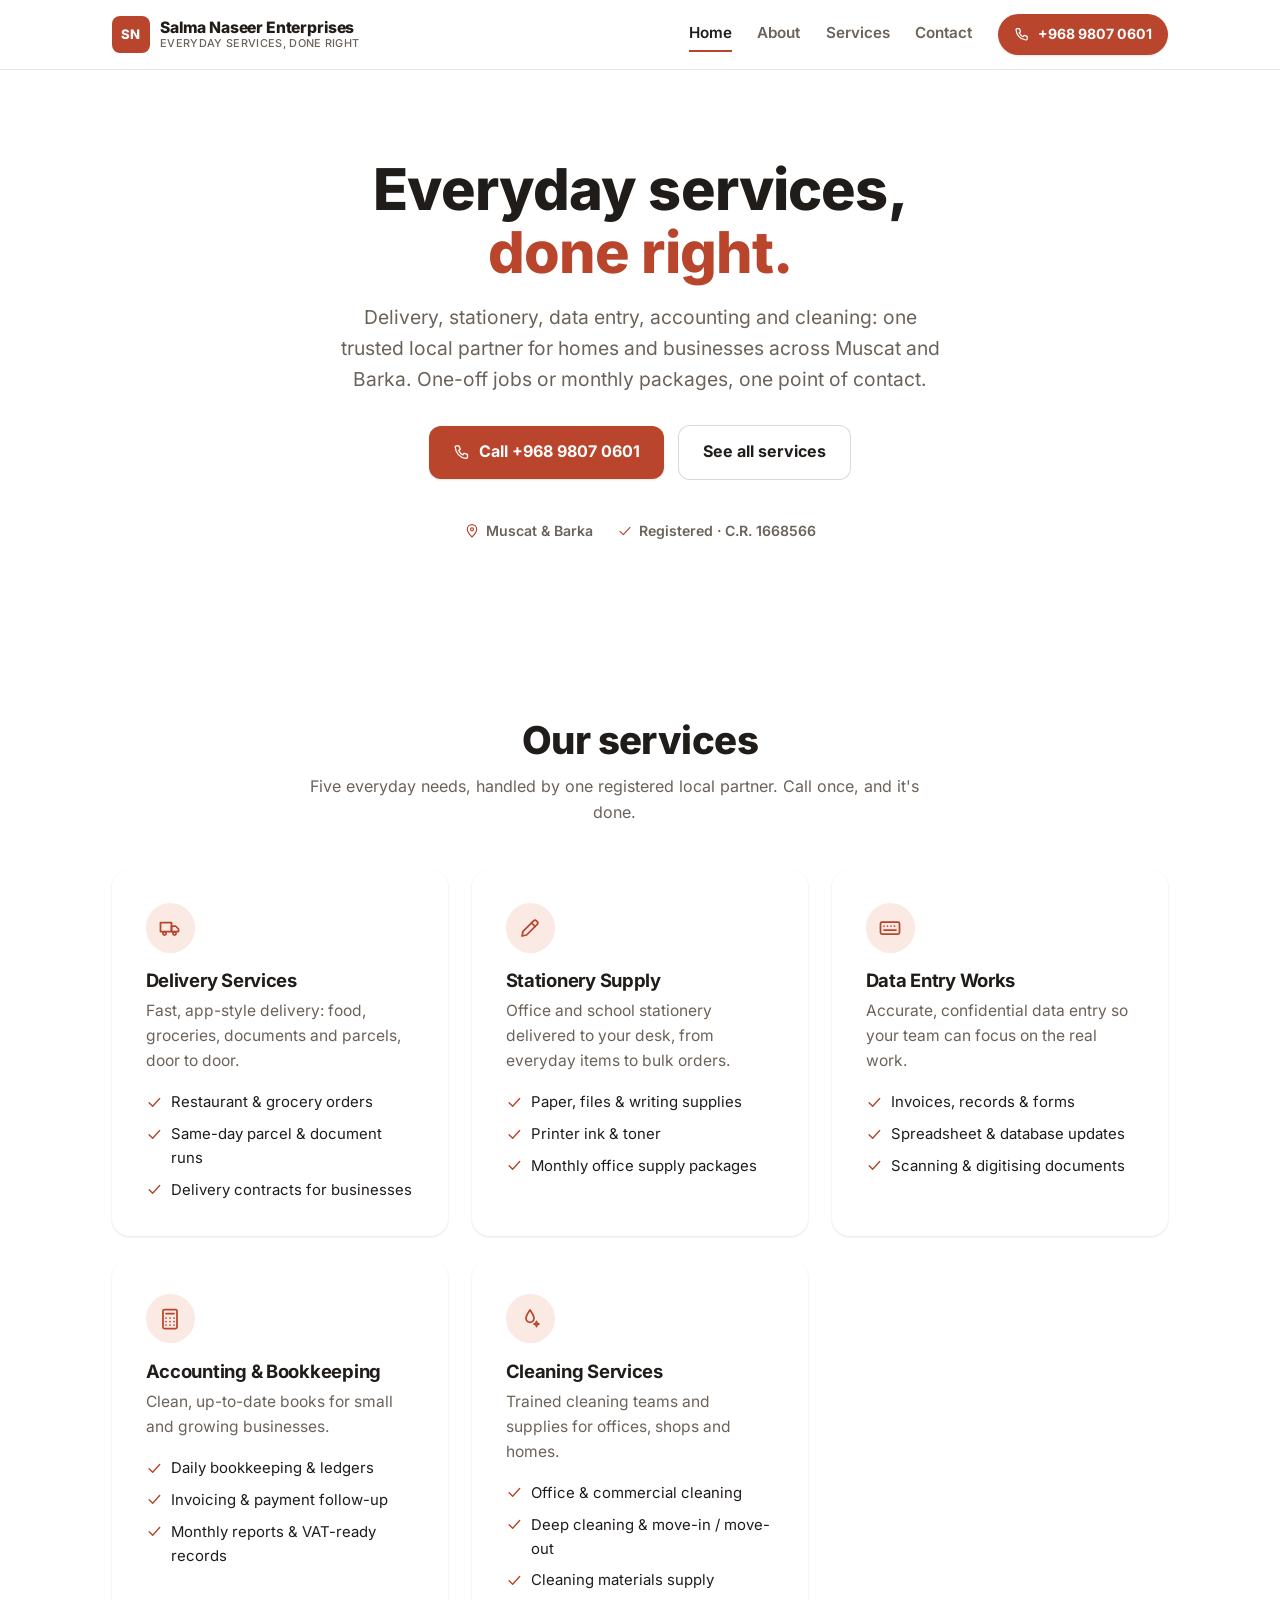
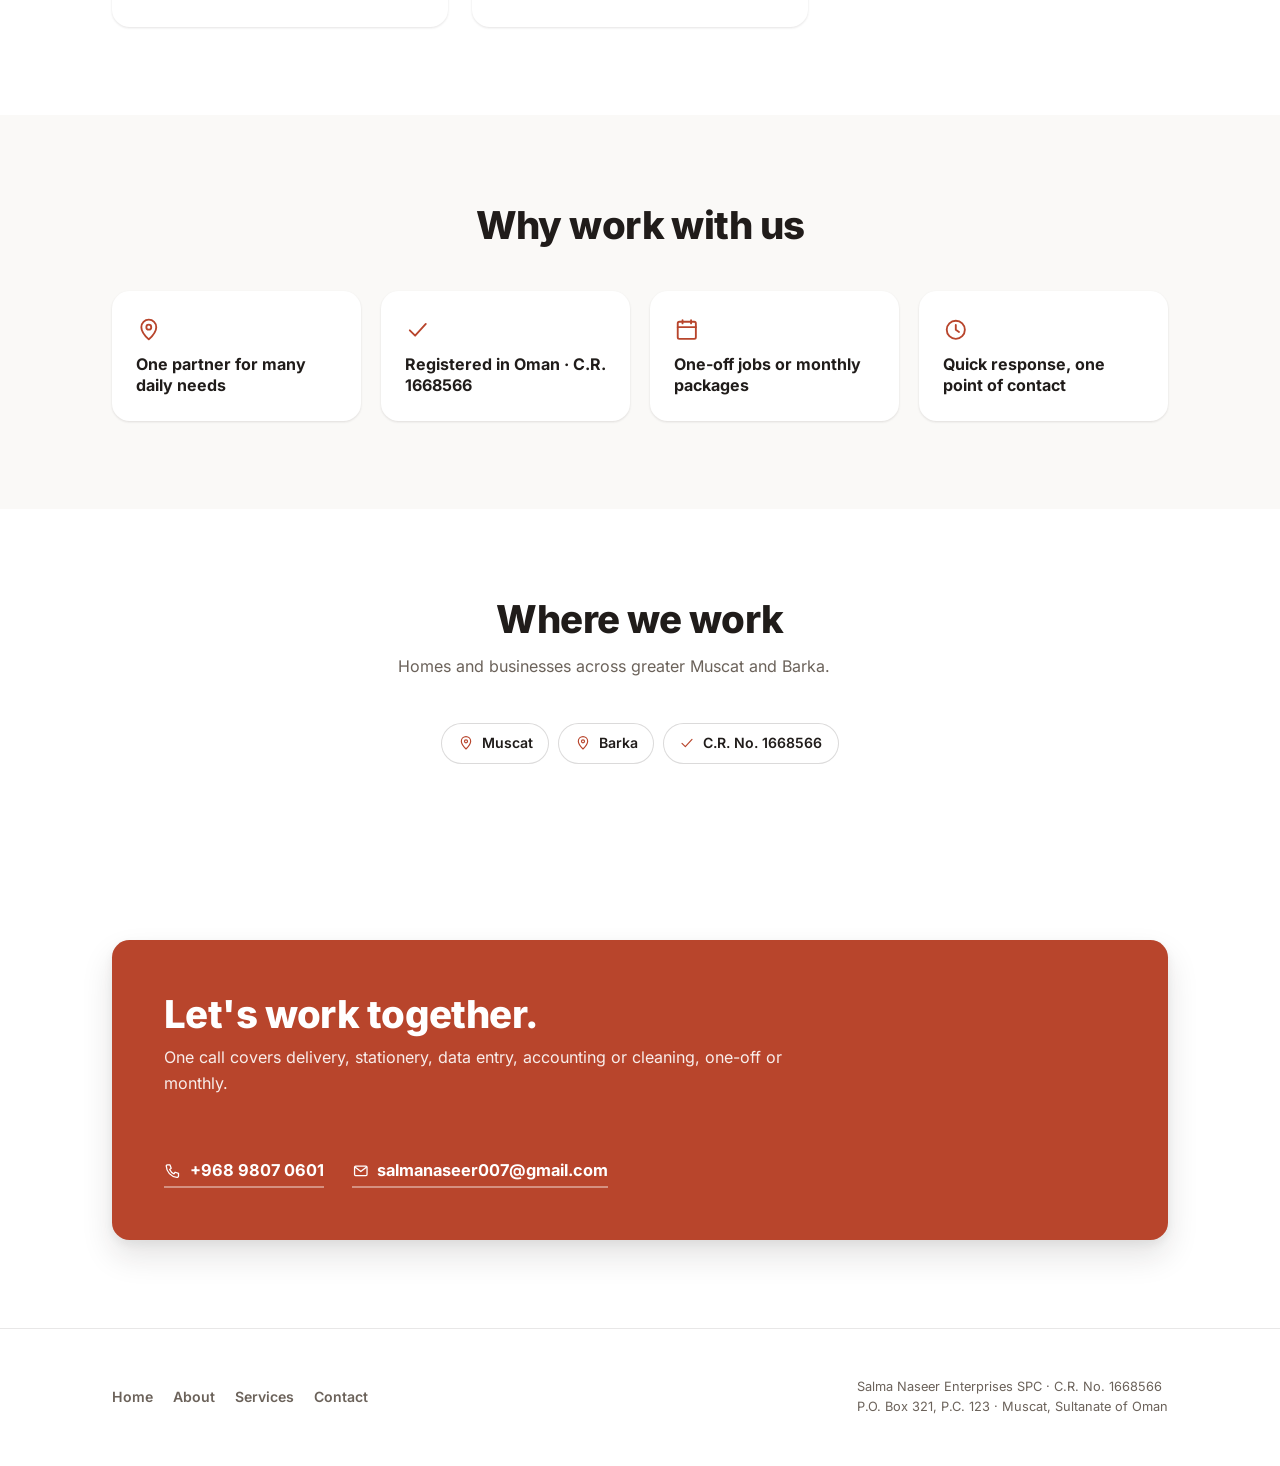
<file: index.html>
<!doctype html>
<html lang="en">
<head>
<meta charset="utf-8">
<meta name="viewport" content="width=device-width, initial-scale=1">
<title>Salma Naseer Enterprises | Everyday services, done right</title>
<meta name="description" content="Delivery, stationery, data entry, accounting and cleaning: one trusted local partner for homes and businesses across Muscat and Barka, Oman.">
<link rel="stylesheet" href="styles.css">
</head>
<body>

<header class="site-header">
  <div class="wrap site-header__bar">
    <a href="index.html" class="brand">
      <span class="brand__mark"><span>SN</span></span>
      <span class="brand__name">Salma Naseer Enterprises<small>Everyday services, done right</small></span>
    </a>
    <div class="site-nav" id="siteNav">
      <nav class="site-nav__links">
        <a href="index.html" aria-current="page">Home</a>
        <a href="about.html">About</a>
        <a href="services.html">Services</a>
        <a href="contact.html">Contact</a>
      </nav>
      <a class="call-badge" href="tel:+96898070601">
        <svg viewBox="0 0 24 24" fill="none" stroke="currentColor" stroke-width="1.75" stroke-linecap="round" stroke-linejoin="round"><path d="M5 4h3.2l1.6 4.6-2.1 1.6a12 12 0 0 0 5.9 5.9l1.6-2.1 4.6 1.6V19a2 2 0 0 1-2.2 2A16.5 16.5 0 0 1 3 5.2 2 2 0 0 1 5 4Z"/></svg>
        <span>+968 9807 0601</span>
      </a>
      <button class="nav-toggle" type="button" aria-expanded="false" aria-controls="siteNav" aria-label="Toggle navigation menu">
        <svg viewBox="0 0 24 24" fill="none" stroke="currentColor" stroke-width="1.75" stroke-linecap="round"><path d="M3.5 6.5h17M3.5 12h17M3.5 17.5h17"/></svg>
      </button>
    </div>
  </div>
</header>

<main>

  <section class="hero">
    <div class="wrap hero__inner">
      <h1 class="hero__title">Everyday services, <em>done right.</em></h1>
      <p class="lede hero__lede">Delivery, stationery, data entry, accounting and cleaning: one trusted local partner for homes and businesses across Muscat and Barka. One-off jobs or monthly packages, one point of contact.</p>
      <div class="cta-row cta-row--center">
        <a class="btn btn--primary" href="tel:+96898070601">
          <svg viewBox="0 0 24 24" fill="none" stroke="currentColor" stroke-width="1.75" stroke-linecap="round" stroke-linejoin="round"><path d="M5 4h3.2l1.6 4.6-2.1 1.6a12 12 0 0 0 5.9 5.9l1.6-2.1 4.6 1.6V19a2 2 0 0 1-2.2 2A16.5 16.5 0 0 1 3 5.2 2 2 0 0 1 5 4Z"/></svg>
          Call +968 9807 0601
        </a>
        <a class="btn btn--ghost" href="services.html">See all services</a>
      </div>
      <div class="trust-row">
        <span><svg viewBox="0 0 24 24" fill="none" stroke="currentColor" stroke-width="1.75" stroke-linecap="round" stroke-linejoin="round"><path d="M12 21s7-6.5 7-11.5a7 7 0 1 0-14 0C5 14.5 12 21 12 21Z"/><circle cx="12" cy="9.5" r="2.3"/></svg>Muscat &amp; Barka</span>
        <span><svg viewBox="0 0 24 24" fill="none" stroke="currentColor" stroke-width="1.75" stroke-linecap="round" stroke-linejoin="round"><path d="M4.5 12.5l5 5 10-11"/></svg>Registered · C.R. 1668566</span>
      </div>
    </div>
  </section>

  <section id="services">
    <div class="wrap">
      <div class="section-head center">
        <h2>Our services</h2>
        <p>Five everyday needs, handled by one registered local partner. Call once, and it's done.</p>
      </div>

      <div class="card-grid">
        <div class="service-card" id="delivery">
          <div class="service-card__icon">
            <svg viewBox="0 0 24 24" fill="none" stroke="currentColor" stroke-width="1.75" stroke-linecap="round" stroke-linejoin="round"><path d="M2.5 6.5h11v9h-11z"/><path d="M13.5 10h4l3 3v2.5h-7z"/><circle cx="6.5" cy="17.5" r="1.6"/><circle cx="16.5" cy="17.5" r="1.6"/></svg>
          </div>
          <h3 class="service-card__title">Delivery Services</h3>
          <p class="service-card__desc">Fast, app-style delivery: food, groceries, documents and parcels, door to door.</p>
          <ul class="service-card__list">
            <li><svg viewBox="0 0 24 24" fill="none" stroke="currentColor" stroke-width="2" stroke-linecap="round" stroke-linejoin="round"><path d="M4.5 12.5l5 5 10-11"/></svg>Restaurant &amp; grocery orders</li>
            <li><svg viewBox="0 0 24 24" fill="none" stroke="currentColor" stroke-width="2" stroke-linecap="round" stroke-linejoin="round"><path d="M4.5 12.5l5 5 10-11"/></svg>Same-day parcel &amp; document runs</li>
            <li><svg viewBox="0 0 24 24" fill="none" stroke="currentColor" stroke-width="2" stroke-linecap="round" stroke-linejoin="round"><path d="M4.5 12.5l5 5 10-11"/></svg>Delivery contracts for businesses</li>
          </ul>
        </div>

        <div class="service-card" id="stationery">
          <div class="service-card__icon">
            <svg viewBox="0 0 24 24" fill="none" stroke="currentColor" stroke-width="1.75" stroke-linecap="round" stroke-linejoin="round"><path d="M4 20l1-4.6L15.6 4.8a2 2 0 0 1 2.8 0l.8.8a2 2 0 0 1 0 2.8L8.6 19 4 20Z"/><path d="M13.5 6.9l3.6 3.6"/></svg>
          </div>
          <h3 class="service-card__title">Stationery Supply</h3>
          <p class="service-card__desc">Office and school stationery delivered to your desk, from everyday items to bulk orders.</p>
          <ul class="service-card__list">
            <li><svg viewBox="0 0 24 24" fill="none" stroke="currentColor" stroke-width="2" stroke-linecap="round" stroke-linejoin="round"><path d="M4.5 12.5l5 5 10-11"/></svg>Paper, files &amp; writing supplies</li>
            <li><svg viewBox="0 0 24 24" fill="none" stroke="currentColor" stroke-width="2" stroke-linecap="round" stroke-linejoin="round"><path d="M4.5 12.5l5 5 10-11"/></svg>Printer ink &amp; toner</li>
            <li><svg viewBox="0 0 24 24" fill="none" stroke="currentColor" stroke-width="2" stroke-linecap="round" stroke-linejoin="round"><path d="M4.5 12.5l5 5 10-11"/></svg>Monthly office supply packages</li>
          </ul>
        </div>

        <div class="service-card" id="data-entry">
          <div class="service-card__icon">
            <svg viewBox="0 0 24 24" fill="none" stroke="currentColor" stroke-width="1.75" stroke-linecap="round" stroke-linejoin="round"><rect x="2.5" y="6" width="19" height="12" rx="1.5"/><path d="M6 10h.01M9.5 10h.01M13 10h.01M16.5 10h.01M6 14h12"/></svg>
          </div>
          <h3 class="service-card__title">Data Entry Works</h3>
          <p class="service-card__desc">Accurate, confidential data entry so your team can focus on the real work.</p>
          <ul class="service-card__list">
            <li><svg viewBox="0 0 24 24" fill="none" stroke="currentColor" stroke-width="2" stroke-linecap="round" stroke-linejoin="round"><path d="M4.5 12.5l5 5 10-11"/></svg>Invoices, records &amp; forms</li>
            <li><svg viewBox="0 0 24 24" fill="none" stroke="currentColor" stroke-width="2" stroke-linecap="round" stroke-linejoin="round"><path d="M4.5 12.5l5 5 10-11"/></svg>Spreadsheet &amp; database updates</li>
            <li><svg viewBox="0 0 24 24" fill="none" stroke="currentColor" stroke-width="2" stroke-linecap="round" stroke-linejoin="round"><path d="M4.5 12.5l5 5 10-11"/></svg>Scanning &amp; digitising documents</li>
          </ul>
        </div>

        <div class="service-card" id="accounting">
          <div class="service-card__icon">
            <svg viewBox="0 0 24 24" fill="none" stroke="currentColor" stroke-width="1.75" stroke-linecap="round" stroke-linejoin="round"><rect x="5" y="2.5" width="14" height="19" rx="1.5"/><path d="M8 6.5h8"/><path d="M8 11h.01M12 11h.01M16 11h.01M8 14.5h.01M12 14.5h.01M16 14.5h.01M8 18h.01M12 18h.01M16 18h.01"/></svg>
          </div>
          <h3 class="service-card__title">Accounting &amp; Bookkeeping</h3>
          <p class="service-card__desc">Clean, up-to-date books for small and growing businesses.</p>
          <ul class="service-card__list">
            <li><svg viewBox="0 0 24 24" fill="none" stroke="currentColor" stroke-width="2" stroke-linecap="round" stroke-linejoin="round"><path d="M4.5 12.5l5 5 10-11"/></svg>Daily bookkeeping &amp; ledgers</li>
            <li><svg viewBox="0 0 24 24" fill="none" stroke="currentColor" stroke-width="2" stroke-linecap="round" stroke-linejoin="round"><path d="M4.5 12.5l5 5 10-11"/></svg>Invoicing &amp; payment follow-up</li>
            <li><svg viewBox="0 0 24 24" fill="none" stroke="currentColor" stroke-width="2" stroke-linecap="round" stroke-linejoin="round"><path d="M4.5 12.5l5 5 10-11"/></svg>Monthly reports &amp; VAT-ready records</li>
          </ul>
        </div>

        <div class="service-card" id="cleaning">
          <div class="service-card__icon">
            <svg viewBox="0 0 24 24" fill="none" stroke="currentColor" stroke-width="1.75" stroke-linecap="round" stroke-linejoin="round"><path d="M12 3c2 2.8 4 5.6 4 8.3a4 4 0 0 1-8 0C8 8.6 10 5.8 12 3Z"/><path d="M18.5 14.5l.7 1.8 1.8.7-1.8.7-.7 1.8-.7-1.8-1.8-.7 1.8-.7z"/></svg>
          </div>
          <h3 class="service-card__title">Cleaning Services</h3>
          <p class="service-card__desc">Trained cleaning teams and supplies for offices, shops and homes.</p>
          <ul class="service-card__list">
            <li><svg viewBox="0 0 24 24" fill="none" stroke="currentColor" stroke-width="2" stroke-linecap="round" stroke-linejoin="round"><path d="M4.5 12.5l5 5 10-11"/></svg>Office &amp; commercial cleaning</li>
            <li><svg viewBox="0 0 24 24" fill="none" stroke="currentColor" stroke-width="2" stroke-linecap="round" stroke-linejoin="round"><path d="M4.5 12.5l5 5 10-11"/></svg>Deep cleaning &amp; move-in / move-out</li>
            <li><svg viewBox="0 0 24 24" fill="none" stroke="currentColor" stroke-width="2" stroke-linecap="round" stroke-linejoin="round"><path d="M4.5 12.5l5 5 10-11"/></svg>Cleaning materials supply</li>
          </ul>
        </div>
      </div>
    </div>
  </section>

  <section class="surface">
    <div class="wrap">
      <div class="section-head center">
        <h2>Why work with us</h2>
      </div>
      <div class="why-grid">
        <div class="why-card">
          <svg viewBox="0 0 24 24" fill="none" stroke="currentColor" stroke-width="1.75" stroke-linecap="round" stroke-linejoin="round"><path d="M12 21s7-6.5 7-11.5a7 7 0 1 0-14 0C5 14.5 12 21 12 21Z"/><circle cx="12" cy="9.5" r="2.3"/></svg>
          <strong>One partner for many daily needs</strong>
        </div>
        <div class="why-card">
          <svg viewBox="0 0 24 24" fill="none" stroke="currentColor" stroke-width="1.75" stroke-linecap="round" stroke-linejoin="round"><path d="M4.5 12.5l5 5 10-11"/></svg>
          <strong>Registered in Oman · C.R. 1668566</strong>
        </div>
        <div class="why-card">
          <svg viewBox="0 0 24 24" fill="none" stroke="currentColor" stroke-width="1.75" stroke-linecap="round" stroke-linejoin="round"><rect x="3.5" y="4.5" width="17" height="16" rx="1.5"/><path d="M3.5 9.5h17M8 3v3M16 3v3"/></svg>
          <strong>One-off jobs or monthly packages</strong>
        </div>
        <div class="why-card">
          <svg viewBox="0 0 24 24" fill="none" stroke="currentColor" stroke-width="1.75" stroke-linecap="round" stroke-linejoin="round"><circle cx="12" cy="12" r="8.5"/><path d="M12 7.5V12l3 2"/></svg>
          <strong>Quick response, one point of contact</strong>
        </div>
      </div>
    </div>
  </section>

  <section>
    <div class="wrap">
      <div class="section-head center">
        <h2>Where we work</h2>
        <p>Homes and businesses across greater Muscat and Barka.</p>
      </div>
      <div class="strip" style="justify-content:center;">
        <span class="pill-fact"><svg viewBox="0 0 24 24" fill="none" stroke="currentColor" stroke-width="1.75" stroke-linecap="round" stroke-linejoin="round"><path d="M12 21s7-6.5 7-11.5a7 7 0 1 0-14 0C5 14.5 12 21 12 21Z"/><circle cx="12" cy="9.5" r="2.3"/></svg>Muscat</span>
        <span class="pill-fact"><svg viewBox="0 0 24 24" fill="none" stroke="currentColor" stroke-width="1.75" stroke-linecap="round" stroke-linejoin="round"><path d="M12 21s7-6.5 7-11.5a7 7 0 1 0-14 0C5 14.5 12 21 12 21Z"/><circle cx="12" cy="9.5" r="2.3"/></svg>Barka</span>
        <span class="pill-fact"><svg viewBox="0 0 24 24" fill="none" stroke="currentColor" stroke-width="1.75" stroke-linecap="round" stroke-linejoin="round"><path d="M4.5 12.5l5 5 10-11"/></svg>C.R. No. 1668566</span>
      </div>
    </div>
  </section>

  <section>
    <div class="wrap">
      <div class="cta-band">
        <div class="cta-band__row">
          <div>
            <h2>Let's work together.</h2>
            <p class="cta-band__lede">One call covers delivery, stationery, data entry, accounting or cleaning, one-off or monthly.</p>
          </div>
          <div class="cta-band__contact">
            <a href="tel:+96898070601"><svg viewBox="0 0 24 24" fill="none" stroke="currentColor" stroke-width="1.75" stroke-linecap="round" stroke-linejoin="round"><path d="M5 4h3.2l1.6 4.6-2.1 1.6a12 12 0 0 0 5.9 5.9l1.6-2.1 4.6 1.6V19a2 2 0 0 1-2.2 2A16.5 16.5 0 0 1 3 5.2 2 2 0 0 1 5 4Z"/></svg>+968 9807 0601</a>
            <a href="mailto:salmanaseer007@gmail.com"><svg viewBox="0 0 24 24" fill="none" stroke="currentColor" stroke-width="1.75" stroke-linecap="round" stroke-linejoin="round"><rect x="3.5" y="5.5" width="17" height="13" rx="1.5"/><path d="m4.5 7 7.5 6 7.5-6"/></svg>salmanaseer007@gmail.com</a>
          </div>
        </div>
      </div>
    </div>
  </section>

</main>

<footer class="site-footer">
  <div class="wrap site-footer__row">
    <nav>
      <a href="index.html">Home</a>
      <a href="about.html">About</a>
      <a href="services.html">Services</a>
      <a href="contact.html">Contact</a>
    </nav>
    <p class="site-footer__legal">Salma Naseer Enterprises SPC · C.R. No. 1668566<br>P.O. Box 321, P.C. 123 · Muscat, Sultanate of Oman</p>
  </div>
</footer>

<script>
  document.querySelectorAll('.nav-toggle').forEach(function (btn) {
    btn.addEventListener('click', function () {
      var nav = btn.closest('.site-nav');
      var open = nav.classList.toggle('is-open');
      btn.setAttribute('aria-expanded', open);
    });
  });
</script>

</body>
</html>
</file>
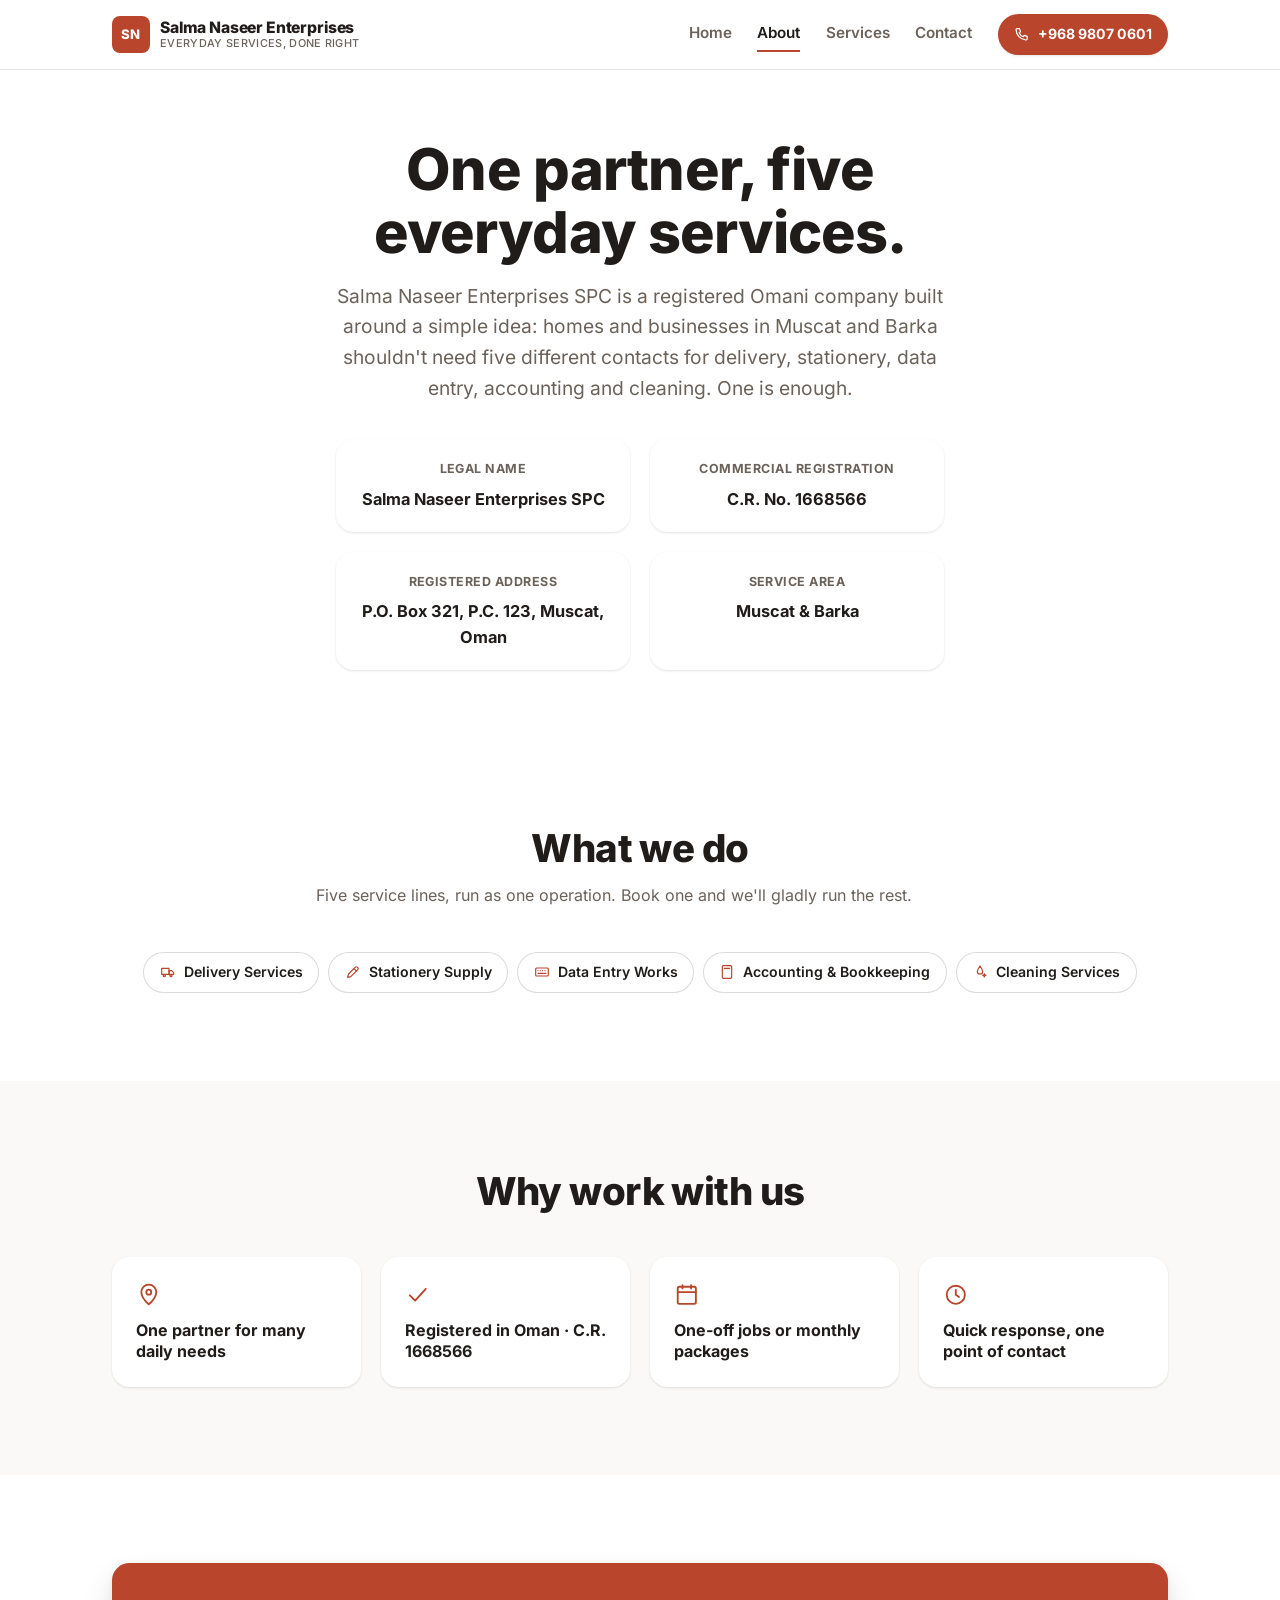
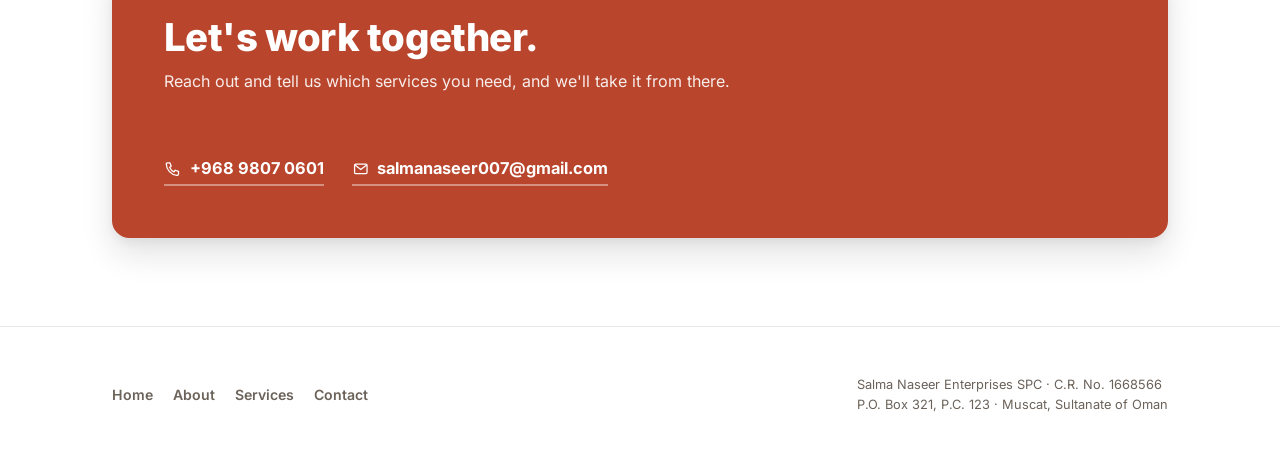
<file: about.html>
<!doctype html>
<html lang="en">
<head>
<meta charset="utf-8">
<meta name="viewport" content="width=device-width, initial-scale=1">
<title>About | Salma Naseer Enterprises</title>
<meta name="description" content="Salma Naseer Enterprises SPC is a registered Omani company (C.R. 1668566) offering delivery, stationery, data entry, accounting and cleaning services across Muscat and Barka.">
<link rel="stylesheet" href="styles.css">
</head>
<body>

<header class="site-header">
  <div class="wrap site-header__bar">
    <a href="index.html" class="brand">
      <span class="brand__mark"><span>SN</span></span>
      <span class="brand__name">Salma Naseer Enterprises<small>Everyday services, done right</small></span>
    </a>
    <div class="site-nav" id="siteNav">
      <nav class="site-nav__links">
        <a href="index.html">Home</a>
        <a href="about.html" aria-current="page">About</a>
        <a href="services.html">Services</a>
        <a href="contact.html">Contact</a>
      </nav>
      <a class="call-badge" href="tel:+96898070601">
        <svg viewBox="0 0 24 24" fill="none" stroke="currentColor" stroke-width="1.75" stroke-linecap="round" stroke-linejoin="round"><path d="M5 4h3.2l1.6 4.6-2.1 1.6a12 12 0 0 0 5.9 5.9l1.6-2.1 4.6 1.6V19a2 2 0 0 1-2.2 2A16.5 16.5 0 0 1 3 5.2 2 2 0 0 1 5 4Z"/></svg>
        <span>+968 9807 0601</span>
      </a>
      <button class="nav-toggle" type="button" aria-expanded="false" aria-controls="siteNav" aria-label="Toggle navigation menu">
        <svg viewBox="0 0 24 24" fill="none" stroke="currentColor" stroke-width="1.75" stroke-linecap="round"><path d="M3.5 6.5h17M3.5 12h17M3.5 17.5h17"/></svg>
      </button>
    </div>
  </div>
</header>

<main>

  <section class="page-intro">
    <div class="wrap">
      <h1>One partner, five everyday services.</h1>
      <p class="lede">Salma Naseer Enterprises SPC is a registered Omani company built around a simple idea: homes and businesses in Muscat and Barka shouldn't need five different contacts for delivery, stationery, data entry, accounting and cleaning. One is enough.</p>
      <div class="fact-grid">
        <dl class="fact-grid__item">
          <dt>Legal name</dt>
          <dd>Salma Naseer Enterprises SPC</dd>
        </dl>
        <dl class="fact-grid__item">
          <dt>Commercial registration</dt>
          <dd>C.R. No. 1668566</dd>
        </dl>
        <dl class="fact-grid__item">
          <dt>Registered address</dt>
          <dd>P.O. Box 321, P.C. 123, Muscat, Oman</dd>
        </dl>
        <dl class="fact-grid__item">
          <dt>Service area</dt>
          <dd>Muscat &amp; Barka</dd>
        </dl>
      </div>
    </div>
  </section>

  <section>
    <div class="wrap">
      <div class="section-head center">
        <h2>What we do</h2>
        <p>Five service lines, run as one operation. Book one and we'll gladly run the rest.</p>
      </div>
      <div class="strip" style="justify-content:center;">
        <a class="pill-fact" href="services.html#delivery"><svg viewBox="0 0 24 24" fill="none" stroke="currentColor" stroke-width="1.75" stroke-linecap="round" stroke-linejoin="round"><path d="M2.5 6.5h11v9h-11z"/><path d="M13.5 10h4l3 3v2.5h-7z"/><circle cx="6.5" cy="17.5" r="1.6"/><circle cx="16.5" cy="17.5" r="1.6"/></svg>Delivery Services</a>
        <a class="pill-fact" href="services.html#stationery"><svg viewBox="0 0 24 24" fill="none" stroke="currentColor" stroke-width="1.75" stroke-linecap="round" stroke-linejoin="round"><path d="M4 20l1-4.6L15.6 4.8a2 2 0 0 1 2.8 0l.8.8a2 2 0 0 1 0 2.8L8.6 19 4 20Z"/><path d="M13.5 6.9l3.6 3.6"/></svg>Stationery Supply</a>
        <a class="pill-fact" href="services.html#data-entry"><svg viewBox="0 0 24 24" fill="none" stroke="currentColor" stroke-width="1.75" stroke-linecap="round" stroke-linejoin="round"><rect x="2.5" y="6" width="19" height="12" rx="1.5"/><path d="M6 10h.01M9.5 10h.01M13 10h.01M16.5 10h.01M6 14h12"/></svg>Data Entry Works</a>
        <a class="pill-fact" href="services.html#accounting"><svg viewBox="0 0 24 24" fill="none" stroke="currentColor" stroke-width="1.75" stroke-linecap="round" stroke-linejoin="round"><rect x="5" y="2.5" width="14" height="19" rx="1.5"/><path d="M8 6.5h8"/></svg>Accounting &amp; Bookkeeping</a>
        <a class="pill-fact" href="services.html#cleaning"><svg viewBox="0 0 24 24" fill="none" stroke="currentColor" stroke-width="1.75" stroke-linecap="round" stroke-linejoin="round"><path d="M12 3c2 2.8 4 5.6 4 8.3a4 4 0 0 1-8 0C8 8.6 10 5.8 12 3Z"/><path d="M18.5 14.5l.7 1.8 1.8.7-1.8.7-.7 1.8-.7-1.8-1.8-.7 1.8-.7z"/></svg>Cleaning Services</a>
      </div>
    </div>
  </section>

  <section class="surface">
    <div class="wrap">
      <div class="section-head center">
        <h2>Why work with us</h2>
      </div>
      <div class="why-grid">
        <div class="why-card">
          <svg viewBox="0 0 24 24" fill="none" stroke="currentColor" stroke-width="1.75" stroke-linecap="round" stroke-linejoin="round"><path d="M12 21s7-6.5 7-11.5a7 7 0 1 0-14 0C5 14.5 12 21 12 21Z"/><circle cx="12" cy="9.5" r="2.3"/></svg>
          <strong>One partner for many daily needs</strong>
        </div>
        <div class="why-card">
          <svg viewBox="0 0 24 24" fill="none" stroke="currentColor" stroke-width="1.75" stroke-linecap="round" stroke-linejoin="round"><path d="M4.5 12.5l5 5 10-11"/></svg>
          <strong>Registered in Oman · C.R. 1668566</strong>
        </div>
        <div class="why-card">
          <svg viewBox="0 0 24 24" fill="none" stroke="currentColor" stroke-width="1.75" stroke-linecap="round" stroke-linejoin="round"><rect x="3.5" y="4.5" width="17" height="16" rx="1.5"/><path d="M3.5 9.5h17M8 3v3M16 3v3"/></svg>
          <strong>One-off jobs or monthly packages</strong>
        </div>
        <div class="why-card">
          <svg viewBox="0 0 24 24" fill="none" stroke="currentColor" stroke-width="1.75" stroke-linecap="round" stroke-linejoin="round"><circle cx="12" cy="12" r="8.5"/><path d="M12 7.5V12l3 2"/></svg>
          <strong>Quick response, one point of contact</strong>
        </div>
      </div>
    </div>
  </section>

  <section>
    <div class="wrap">
      <div class="cta-band">
        <div class="cta-band__row">
          <div>
            <h2>Let's work together.</h2>
            <p class="cta-band__lede">Reach out and tell us which services you need, and we'll take it from there.</p>
          </div>
          <div class="cta-band__contact">
            <a href="tel:+96898070601"><svg viewBox="0 0 24 24" fill="none" stroke="currentColor" stroke-width="1.75" stroke-linecap="round" stroke-linejoin="round"><path d="M5 4h3.2l1.6 4.6-2.1 1.6a12 12 0 0 0 5.9 5.9l1.6-2.1 4.6 1.6V19a2 2 0 0 1-2.2 2A16.5 16.5 0 0 1 3 5.2 2 2 0 0 1 5 4Z"/></svg>+968 9807 0601</a>
            <a href="mailto:salmanaseer007@gmail.com"><svg viewBox="0 0 24 24" fill="none" stroke="currentColor" stroke-width="1.75" stroke-linecap="round" stroke-linejoin="round"><rect x="3.5" y="5.5" width="17" height="13" rx="1.5"/><path d="m4.5 7 7.5 6 7.5-6"/></svg>salmanaseer007@gmail.com</a>
          </div>
        </div>
      </div>
    </div>
  </section>

</main>

<footer class="site-footer">
  <div class="wrap site-footer__row">
    <nav>
      <a href="index.html">Home</a>
      <a href="about.html">About</a>
      <a href="services.html">Services</a>
      <a href="contact.html">Contact</a>
    </nav>
    <p class="site-footer__legal">Salma Naseer Enterprises SPC · C.R. No. 1668566<br>P.O. Box 321, P.C. 123 · Muscat, Sultanate of Oman</p>
  </div>
</footer>

<script>
  document.querySelectorAll('.nav-toggle').forEach(function (btn) {
    btn.addEventListener('click', function () {
      var nav = btn.closest('.site-nav');
      var open = nav.classList.toggle('is-open');
      btn.setAttribute('aria-expanded', open);
    });
  });
</script>

</body>
</html>
</file>
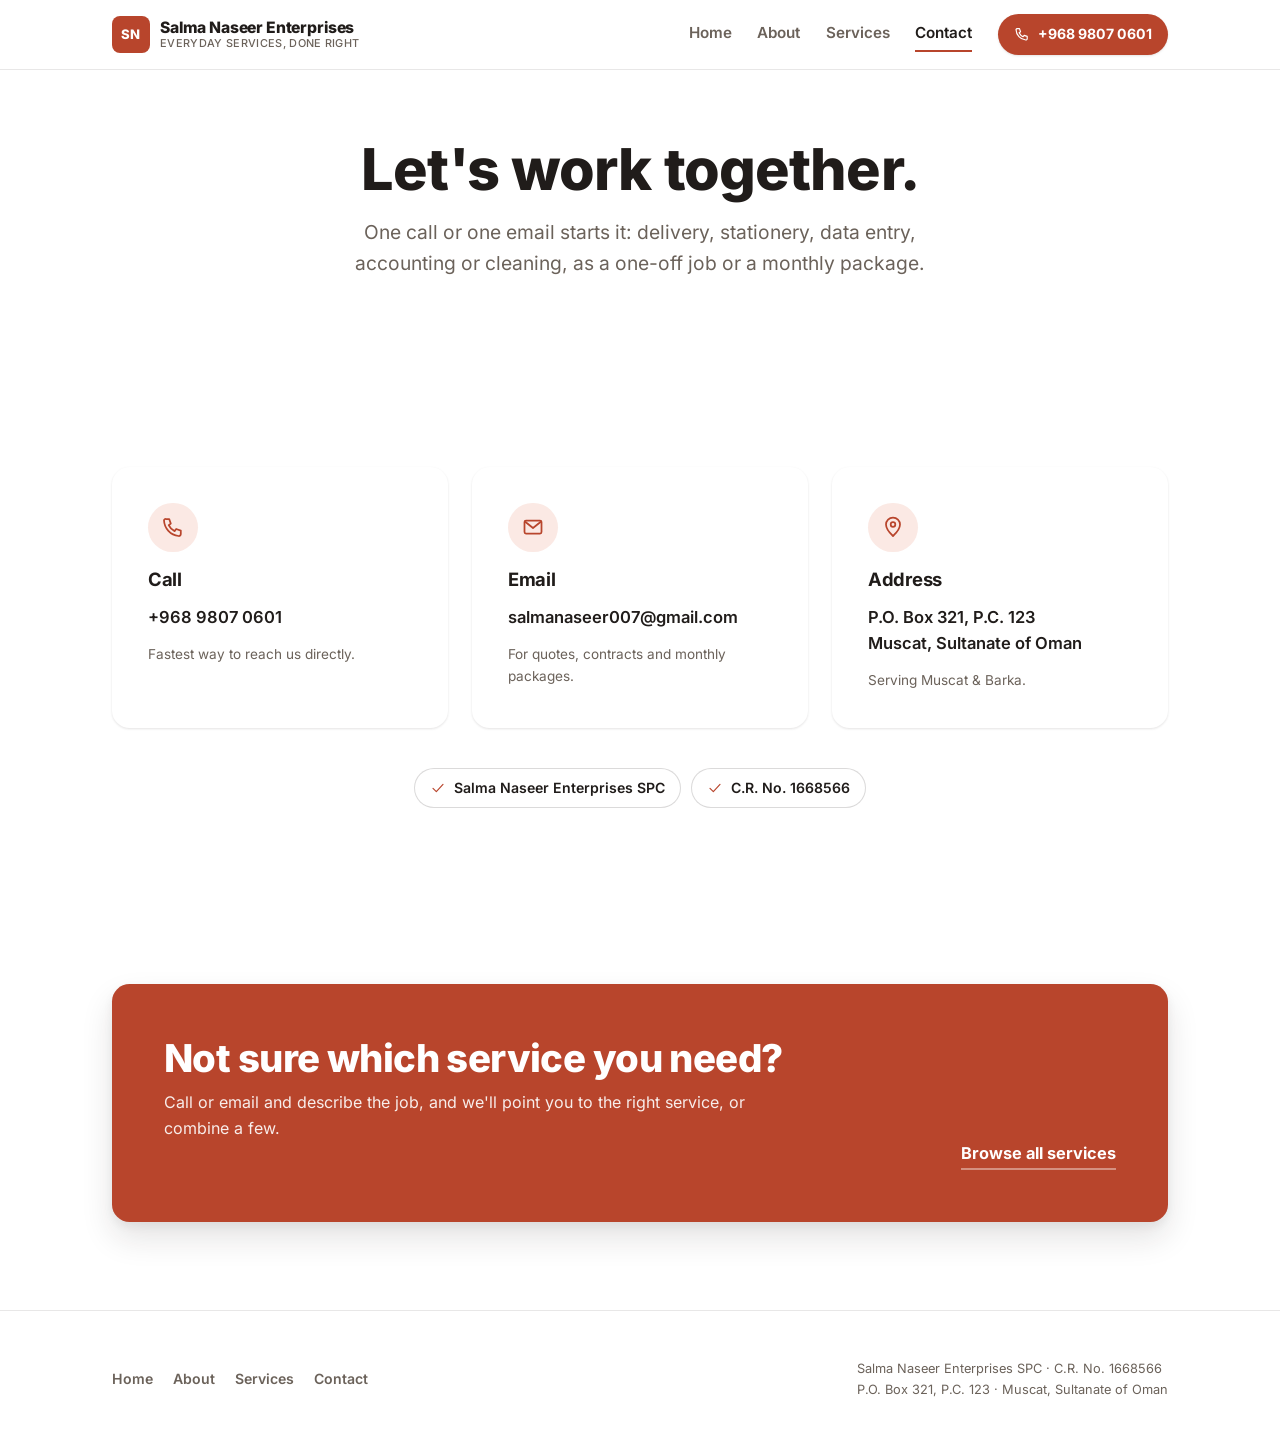
<file: contact.html>
<!doctype html>
<html lang="en">
<head>
<meta charset="utf-8">
<meta name="viewport" content="width=device-width, initial-scale=1">
<title>Contact | Salma Naseer Enterprises</title>
<meta name="description" content="Call or email Salma Naseer Enterprises to book delivery, stationery, data entry, accounting or cleaning services in Muscat and Barka, Oman.">
<link rel="stylesheet" href="styles.css">
</head>
<body>

<header class="site-header">
  <div class="wrap site-header__bar">
    <a href="index.html" class="brand">
      <span class="brand__mark"><span>SN</span></span>
      <span class="brand__name">Salma Naseer Enterprises<small>Everyday services, done right</small></span>
    </a>
    <div class="site-nav" id="siteNav">
      <nav class="site-nav__links">
        <a href="index.html">Home</a>
        <a href="about.html">About</a>
        <a href="services.html">Services</a>
        <a href="contact.html" aria-current="page">Contact</a>
      </nav>
      <a class="call-badge" href="tel:+96898070601">
        <svg viewBox="0 0 24 24" fill="none" stroke="currentColor" stroke-width="1.75" stroke-linecap="round" stroke-linejoin="round"><path d="M5 4h3.2l1.6 4.6-2.1 1.6a12 12 0 0 0 5.9 5.9l1.6-2.1 4.6 1.6V19a2 2 0 0 1-2.2 2A16.5 16.5 0 0 1 3 5.2 2 2 0 0 1 5 4Z"/></svg>
        <span>+968 9807 0601</span>
      </a>
      <button class="nav-toggle" type="button" aria-expanded="false" aria-controls="siteNav" aria-label="Toggle navigation menu">
        <svg viewBox="0 0 24 24" fill="none" stroke="currentColor" stroke-width="1.75" stroke-linecap="round"><path d="M3.5 6.5h17M3.5 12h17M3.5 17.5h17"/></svg>
      </button>
    </div>
  </div>
</header>

<main>

  <section class="page-intro">
    <div class="wrap">
      <h1>Let's work together.</h1>
      <p class="lede">One call or one email starts it: delivery, stationery, data entry, accounting or cleaning, as a one-off job or a monthly package.</p>
    </div>
  </section>

  <section>
    <div class="wrap">
      <h2 class="visually-hidden">Contact details</h2>
      <div class="contact-grid">
        <div class="contact-card">
          <div class="contact-card__icon">
            <svg viewBox="0 0 24 24" fill="none" stroke="currentColor" stroke-width="1.75" stroke-linecap="round" stroke-linejoin="round"><path d="M5 4h3.2l1.6 4.6-2.1 1.6a12 12 0 0 0 5.9 5.9l1.6-2.1 4.6 1.6V19a2 2 0 0 1-2.2 2A16.5 16.5 0 0 1 3 5.2 2 2 0 0 1 5 4Z"/></svg>
          </div>
          <h3>Call</h3>
          <a href="tel:+96898070601">+968 9807 0601</a>
          <small>Fastest way to reach us directly.</small>
        </div>
        <div class="contact-card">
          <div class="contact-card__icon">
            <svg viewBox="0 0 24 24" fill="none" stroke="currentColor" stroke-width="1.75" stroke-linecap="round" stroke-linejoin="round"><rect x="3.5" y="5.5" width="17" height="13" rx="1.5"/><path d="m4.5 7 7.5 6 7.5-6"/></svg>
          </div>
          <h3>Email</h3>
          <a href="mailto:salmanaseer007@gmail.com">salmanaseer007@gmail.com</a>
          <small>For quotes, contracts and monthly packages.</small>
        </div>
        <div class="contact-card">
          <div class="contact-card__icon">
            <svg viewBox="0 0 24 24" fill="none" stroke="currentColor" stroke-width="1.75" stroke-linecap="round" stroke-linejoin="round"><path d="M12 21s7-6.5 7-11.5a7 7 0 1 0-14 0C5 14.5 12 21 12 21Z"/><circle cx="12" cy="9.5" r="2.3"/></svg>
          </div>
          <h3>Address</h3>
          <p>P.O. Box 321, P.C. 123<br>Muscat, Sultanate of Oman</p>
          <small>Serving Muscat &amp; Barka.</small>
        </div>
      </div>

      <div class="strip" style="margin-top:2.5rem; justify-content:center;">
        <span class="pill-fact"><svg viewBox="0 0 24 24" fill="none" stroke="currentColor" stroke-width="1.75" stroke-linecap="round" stroke-linejoin="round"><path d="M4.5 12.5l5 5 10-11"/></svg>Salma Naseer Enterprises SPC</span>
        <span class="pill-fact"><svg viewBox="0 0 24 24" fill="none" stroke="currentColor" stroke-width="1.75" stroke-linecap="round" stroke-linejoin="round"><path d="M4.5 12.5l5 5 10-11"/></svg>C.R. No. 1668566</span>
      </div>
    </div>
  </section>

  <section>
    <div class="wrap">
      <div class="cta-band">
        <div class="cta-band__row">
          <div>
            <h2>Not sure which service you need?</h2>
            <p class="cta-band__lede">Call or email and describe the job, and we'll point you to the right service, or combine a few.</p>
          </div>
          <div class="cta-band__contact">
            <a href="services.html">Browse all services</a>
          </div>
        </div>
      </div>
    </div>
  </section>

</main>

<footer class="site-footer">
  <div class="wrap site-footer__row">
    <nav>
      <a href="index.html">Home</a>
      <a href="about.html">About</a>
      <a href="services.html">Services</a>
      <a href="contact.html">Contact</a>
    </nav>
    <p class="site-footer__legal">Salma Naseer Enterprises SPC · C.R. No. 1668566<br>P.O. Box 321, P.C. 123 · Muscat, Sultanate of Oman</p>
  </div>
</footer>

<script>
  document.querySelectorAll('.nav-toggle').forEach(function (btn) {
    btn.addEventListener('click', function () {
      var nav = btn.closest('.site-nav');
      var open = nav.classList.toggle('is-open');
      btn.setAttribute('aria-expanded', open);
    });
  });
</script>

</body>
</html>
</file>
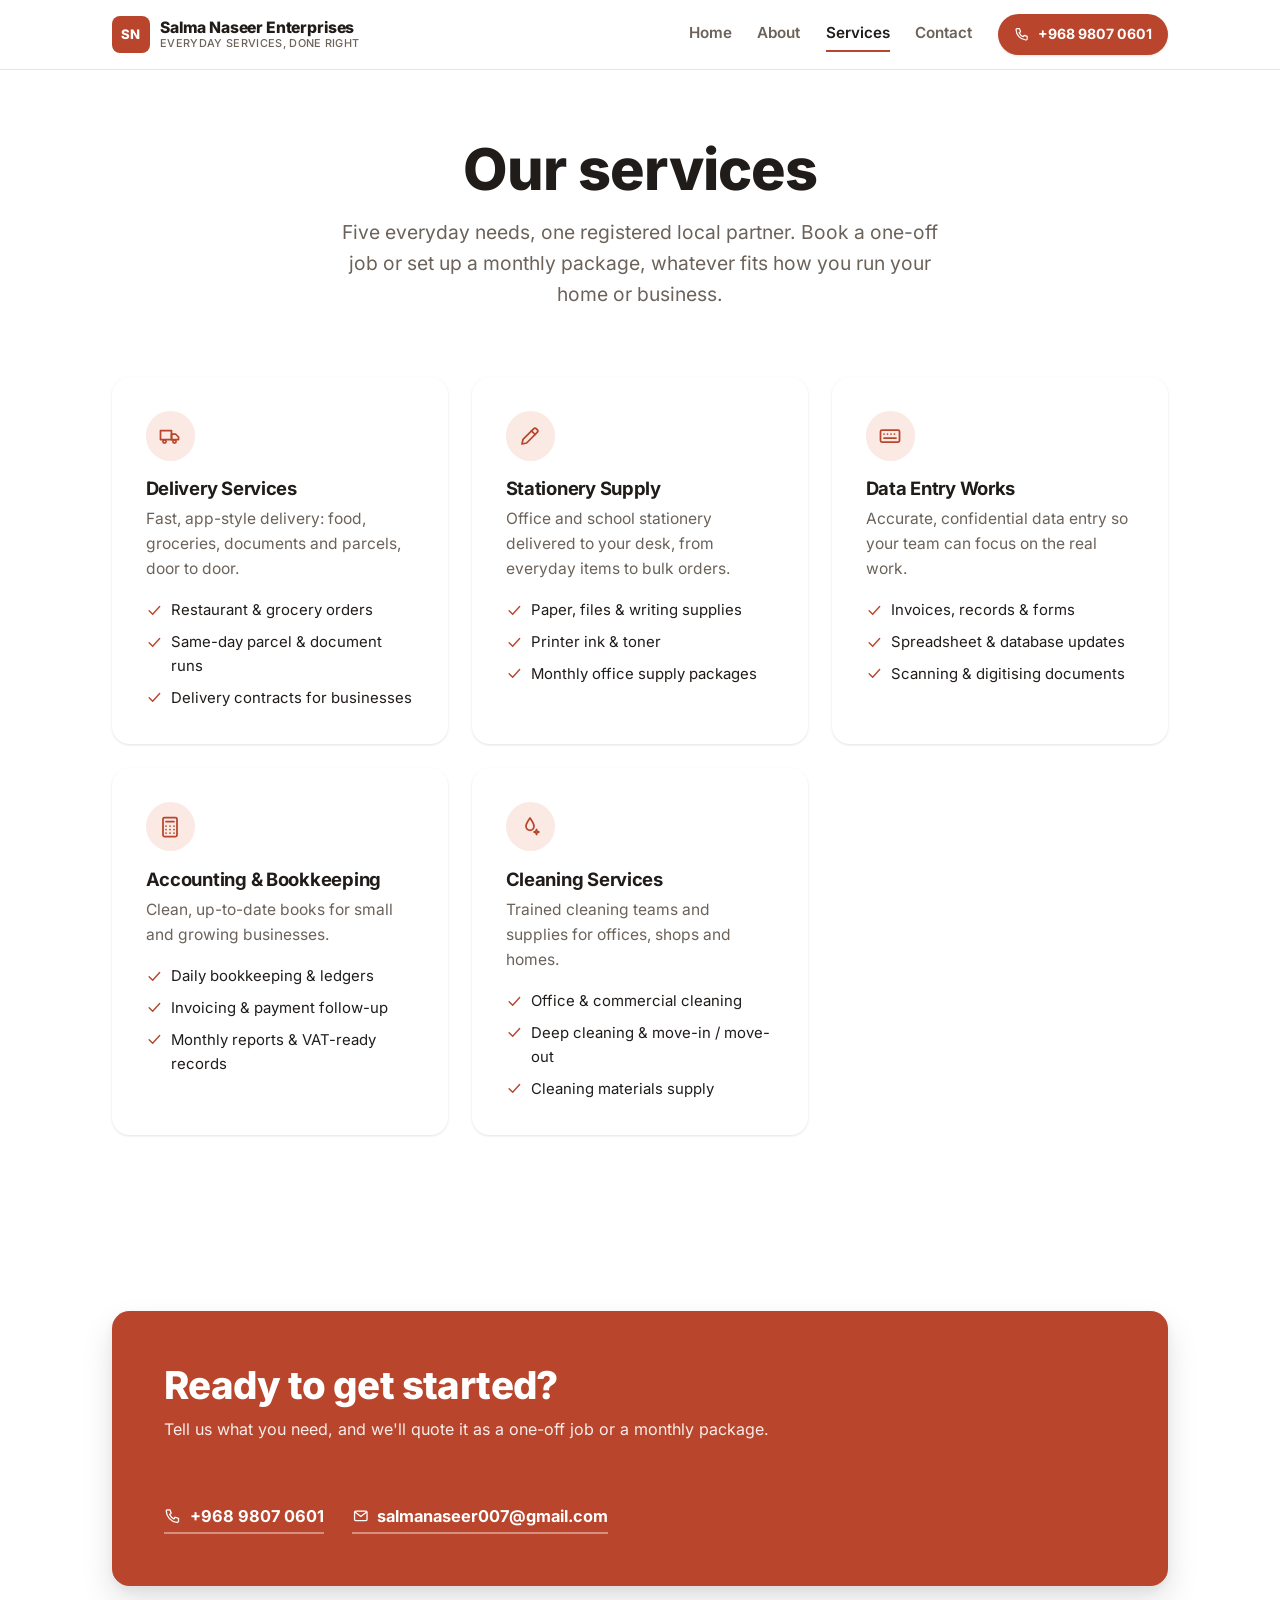
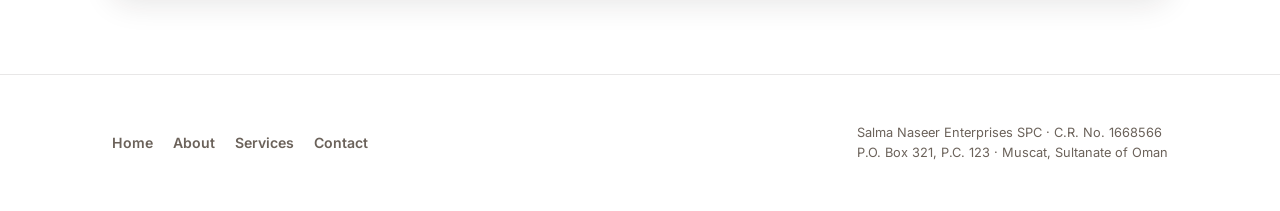
<file: services.html>
<!doctype html>
<html lang="en">
<head>
<meta charset="utf-8">
<meta name="viewport" content="width=device-width, initial-scale=1">
<title>Services | Salma Naseer Enterprises</title>
<meta name="description" content="Delivery services, stationery supply, data entry works, accounting & bookkeeping, and cleaning services from Salma Naseer Enterprises, Muscat & Barka.">
<link rel="stylesheet" href="styles.css">
</head>
<body>

<header class="site-header">
  <div class="wrap site-header__bar">
    <a href="index.html" class="brand">
      <span class="brand__mark"><span>SN</span></span>
      <span class="brand__name">Salma Naseer Enterprises<small>Everyday services, done right</small></span>
    </a>
    <div class="site-nav" id="siteNav">
      <nav class="site-nav__links">
        <a href="index.html">Home</a>
        <a href="about.html">About</a>
        <a href="services.html" aria-current="page">Services</a>
        <a href="contact.html">Contact</a>
      </nav>
      <a class="call-badge" href="tel:+96898070601">
        <svg viewBox="0 0 24 24" fill="none" stroke="currentColor" stroke-width="1.75" stroke-linecap="round" stroke-linejoin="round"><path d="M5 4h3.2l1.6 4.6-2.1 1.6a12 12 0 0 0 5.9 5.9l1.6-2.1 4.6 1.6V19a2 2 0 0 1-2.2 2A16.5 16.5 0 0 1 3 5.2 2 2 0 0 1 5 4Z"/></svg>
        <span>+968 9807 0601</span>
      </a>
      <button class="nav-toggle" type="button" aria-expanded="false" aria-controls="siteNav" aria-label="Toggle navigation menu">
        <svg viewBox="0 0 24 24" fill="none" stroke="currentColor" stroke-width="1.75" stroke-linecap="round"><path d="M3.5 6.5h17M3.5 12h17M3.5 17.5h17"/></svg>
      </button>
    </div>
  </div>
</header>

<main>

  <section class="page-intro">
    <div class="wrap">
      <h1>Our services</h1>
      <p class="lede">Five everyday needs, one registered local partner. Book a one-off job or set up a monthly package, whatever fits how you run your home or business.</p>
    </div>
  </section>

  <section style="padding-top:0;">
    <div class="wrap">
      <h2 class="visually-hidden">All services</h2>

      <div class="card-grid">
        <div class="service-card" id="delivery">
          <div class="service-card__icon">
            <svg viewBox="0 0 24 24" fill="none" stroke="currentColor" stroke-width="1.75" stroke-linecap="round" stroke-linejoin="round"><path d="M2.5 6.5h11v9h-11z"/><path d="M13.5 10h4l3 3v2.5h-7z"/><circle cx="6.5" cy="17.5" r="1.6"/><circle cx="16.5" cy="17.5" r="1.6"/></svg>
          </div>
          <h3 class="service-card__title">Delivery Services</h3>
          <p class="service-card__desc">Fast, app-style delivery: food, groceries, documents and parcels, door to door.</p>
          <ul class="service-card__list">
            <li><svg viewBox="0 0 24 24" fill="none" stroke="currentColor" stroke-width="2" stroke-linecap="round" stroke-linejoin="round"><path d="M4.5 12.5l5 5 10-11"/></svg>Restaurant &amp; grocery orders</li>
            <li><svg viewBox="0 0 24 24" fill="none" stroke="currentColor" stroke-width="2" stroke-linecap="round" stroke-linejoin="round"><path d="M4.5 12.5l5 5 10-11"/></svg>Same-day parcel &amp; document runs</li>
            <li><svg viewBox="0 0 24 24" fill="none" stroke="currentColor" stroke-width="2" stroke-linecap="round" stroke-linejoin="round"><path d="M4.5 12.5l5 5 10-11"/></svg>Delivery contracts for businesses</li>
          </ul>
        </div>

        <div class="service-card" id="stationery">
          <div class="service-card__icon">
            <svg viewBox="0 0 24 24" fill="none" stroke="currentColor" stroke-width="1.75" stroke-linecap="round" stroke-linejoin="round"><path d="M4 20l1-4.6L15.6 4.8a2 2 0 0 1 2.8 0l.8.8a2 2 0 0 1 0 2.8L8.6 19 4 20Z"/><path d="M13.5 6.9l3.6 3.6"/></svg>
          </div>
          <h3 class="service-card__title">Stationery Supply</h3>
          <p class="service-card__desc">Office and school stationery delivered to your desk, from everyday items to bulk orders.</p>
          <ul class="service-card__list">
            <li><svg viewBox="0 0 24 24" fill="none" stroke="currentColor" stroke-width="2" stroke-linecap="round" stroke-linejoin="round"><path d="M4.5 12.5l5 5 10-11"/></svg>Paper, files &amp; writing supplies</li>
            <li><svg viewBox="0 0 24 24" fill="none" stroke="currentColor" stroke-width="2" stroke-linecap="round" stroke-linejoin="round"><path d="M4.5 12.5l5 5 10-11"/></svg>Printer ink &amp; toner</li>
            <li><svg viewBox="0 0 24 24" fill="none" stroke="currentColor" stroke-width="2" stroke-linecap="round" stroke-linejoin="round"><path d="M4.5 12.5l5 5 10-11"/></svg>Monthly office supply packages</li>
          </ul>
        </div>

        <div class="service-card" id="data-entry">
          <div class="service-card__icon">
            <svg viewBox="0 0 24 24" fill="none" stroke="currentColor" stroke-width="1.75" stroke-linecap="round" stroke-linejoin="round"><rect x="2.5" y="6" width="19" height="12" rx="1.5"/><path d="M6 10h.01M9.5 10h.01M13 10h.01M16.5 10h.01M6 14h12"/></svg>
          </div>
          <h3 class="service-card__title">Data Entry Works</h3>
          <p class="service-card__desc">Accurate, confidential data entry so your team can focus on the real work.</p>
          <ul class="service-card__list">
            <li><svg viewBox="0 0 24 24" fill="none" stroke="currentColor" stroke-width="2" stroke-linecap="round" stroke-linejoin="round"><path d="M4.5 12.5l5 5 10-11"/></svg>Invoices, records &amp; forms</li>
            <li><svg viewBox="0 0 24 24" fill="none" stroke="currentColor" stroke-width="2" stroke-linecap="round" stroke-linejoin="round"><path d="M4.5 12.5l5 5 10-11"/></svg>Spreadsheet &amp; database updates</li>
            <li><svg viewBox="0 0 24 24" fill="none" stroke="currentColor" stroke-width="2" stroke-linecap="round" stroke-linejoin="round"><path d="M4.5 12.5l5 5 10-11"/></svg>Scanning &amp; digitising documents</li>
          </ul>
        </div>

        <div class="service-card" id="accounting">
          <div class="service-card__icon">
            <svg viewBox="0 0 24 24" fill="none" stroke="currentColor" stroke-width="1.75" stroke-linecap="round" stroke-linejoin="round"><rect x="5" y="2.5" width="14" height="19" rx="1.5"/><path d="M8 6.5h8"/><path d="M8 11h.01M12 11h.01M16 11h.01M8 14.5h.01M12 14.5h.01M16 14.5h.01M8 18h.01M12 18h.01M16 18h.01"/></svg>
          </div>
          <h3 class="service-card__title">Accounting &amp; Bookkeeping</h3>
          <p class="service-card__desc">Clean, up-to-date books for small and growing businesses.</p>
          <ul class="service-card__list">
            <li><svg viewBox="0 0 24 24" fill="none" stroke="currentColor" stroke-width="2" stroke-linecap="round" stroke-linejoin="round"><path d="M4.5 12.5l5 5 10-11"/></svg>Daily bookkeeping &amp; ledgers</li>
            <li><svg viewBox="0 0 24 24" fill="none" stroke="currentColor" stroke-width="2" stroke-linecap="round" stroke-linejoin="round"><path d="M4.5 12.5l5 5 10-11"/></svg>Invoicing &amp; payment follow-up</li>
            <li><svg viewBox="0 0 24 24" fill="none" stroke="currentColor" stroke-width="2" stroke-linecap="round" stroke-linejoin="round"><path d="M4.5 12.5l5 5 10-11"/></svg>Monthly reports &amp; VAT-ready records</li>
          </ul>
        </div>

        <div class="service-card" id="cleaning">
          <div class="service-card__icon">
            <svg viewBox="0 0 24 24" fill="none" stroke="currentColor" stroke-width="1.75" stroke-linecap="round" stroke-linejoin="round"><path d="M12 3c2 2.8 4 5.6 4 8.3a4 4 0 0 1-8 0C8 8.6 10 5.8 12 3Z"/><path d="M18.5 14.5l.7 1.8 1.8.7-1.8.7-.7 1.8-.7-1.8-1.8-.7 1.8-.7z"/></svg>
          </div>
          <h3 class="service-card__title">Cleaning Services</h3>
          <p class="service-card__desc">Trained cleaning teams and supplies for offices, shops and homes.</p>
          <ul class="service-card__list">
            <li><svg viewBox="0 0 24 24" fill="none" stroke="currentColor" stroke-width="2" stroke-linecap="round" stroke-linejoin="round"><path d="M4.5 12.5l5 5 10-11"/></svg>Office &amp; commercial cleaning</li>
            <li><svg viewBox="0 0 24 24" fill="none" stroke="currentColor" stroke-width="2" stroke-linecap="round" stroke-linejoin="round"><path d="M4.5 12.5l5 5 10-11"/></svg>Deep cleaning &amp; move-in / move-out</li>
            <li><svg viewBox="0 0 24 24" fill="none" stroke="currentColor" stroke-width="2" stroke-linecap="round" stroke-linejoin="round"><path d="M4.5 12.5l5 5 10-11"/></svg>Cleaning materials supply</li>
          </ul>
        </div>
      </div>
    </div>
  </section>

  <section>
    <div class="wrap">
      <div class="cta-band">
        <div class="cta-band__row">
          <div>
            <h2>Ready to get started?</h2>
            <p class="cta-band__lede">Tell us what you need, and we'll quote it as a one-off job or a monthly package.</p>
          </div>
          <div class="cta-band__contact">
            <a href="tel:+96898070601"><svg viewBox="0 0 24 24" fill="none" stroke="currentColor" stroke-width="1.75" stroke-linecap="round" stroke-linejoin="round"><path d="M5 4h3.2l1.6 4.6-2.1 1.6a12 12 0 0 0 5.9 5.9l1.6-2.1 4.6 1.6V19a2 2 0 0 1-2.2 2A16.5 16.5 0 0 1 3 5.2 2 2 0 0 1 5 4Z"/></svg>+968 9807 0601</a>
            <a href="mailto:salmanaseer007@gmail.com"><svg viewBox="0 0 24 24" fill="none" stroke="currentColor" stroke-width="1.75" stroke-linecap="round" stroke-linejoin="round"><rect x="3.5" y="5.5" width="17" height="13" rx="1.5"/><path d="m4.5 7 7.5 6 7.5-6"/></svg>salmanaseer007@gmail.com</a>
          </div>
        </div>
      </div>
    </div>
  </section>

</main>

<footer class="site-footer">
  <div class="wrap site-footer__row">
    <nav>
      <a href="index.html">Home</a>
      <a href="about.html">About</a>
      <a href="services.html">Services</a>
      <a href="contact.html">Contact</a>
    </nav>
    <p class="site-footer__legal">Salma Naseer Enterprises SPC · C.R. No. 1668566<br>P.O. Box 321, P.C. 123 · Muscat, Sultanate of Oman</p>
  </div>
</footer>

<script>
  document.querySelectorAll('.nav-toggle').forEach(function (btn) {
    btn.addEventListener('click', function () {
      var nav = btn.closest('.site-nav');
      var open = nav.classList.toggle('is-open');
      btn.setAttribute('aria-expanded', open);
    });
  });
</script>

</body>
</html>
</file>
<file: styles.css>
/* ============================================================
   Salma Naseer Enterprises: clean professional-services system
   Restrained neutrals, one terracotta accent, standard proven layout.
   ============================================================ */

@font-face {
  font-family: 'Inter Variable';
  src: url('assets/fonts/Inter-Variable.woff2') format('woff2-variations'),
       url('assets/fonts/Inter-Variable.woff2') format('woff2');
  font-weight: 100 900;
  font-style: normal;
  font-display: swap;
}

:root {
  --white: #ffffff;
  --surface: #faf9f7;
  --surface-strong: #f2f0ec;
  --ink: #201c1a;
  --ink-soft: #6b625a;
  --terracotta: #b8452c;
  --terracotta-dark: #8f351f;
  --terracotta-tint: #fbe9e4;
  --border: rgba(32, 28, 26, 0.1);
  --border-strong: rgba(32, 28, 26, 0.16);

  --font-body: 'Inter Variable', 'Inter', sans-serif;

  --radius-sm: 0.5rem;
  --radius-md: 0.75rem;
  --radius-lg: 1.1rem;
  --radius-pill: 999px;

  --shadow-sm: 0 1px 2px rgba(32, 28, 26, 0.05), 0 1px 3px rgba(32, 28, 26, 0.07);
  --shadow-md: 0 8px 20px rgba(32, 28, 26, 0.08), 0 2px 6px rgba(32, 28, 26, 0.05);
  --shadow-lg: 0 16px 32px rgba(32, 28, 26, 0.12), 0 4px 10px rgba(32, 28, 26, 0.06);

  --measure: 62ch;
  --gutter: clamp(1.25rem, 4vw, 3rem);
}

/* ---------- Reset ---------- */

* {
  box-sizing: border-box;
  margin: 0;
  padding: 0;
}

html {
  color-scheme: light;
}

body {
  font-family: var(--font-body);
  background: var(--white);
  color: var(--ink);
  line-height: 1.6;
  -webkit-font-smoothing: antialiased;
}

img, svg {
  display: block;
  max-width: 100%;
}

a {
  color: inherit;
}

ul {
  list-style: none;
}

button {
  font: inherit;
  color: inherit;
  background: none;
  border: 0;
  cursor: pointer;
}

/* ---------- Browser surfaces ---------- */

::selection {
  background: var(--terracotta);
  color: var(--white);
}

:focus-visible {
  outline: 2.5px solid var(--terracotta);
  outline-offset: 3px;
  border-radius: 2px;
}

html {
  scrollbar-color: var(--terracotta) var(--surface-strong);
  scrollbar-width: thin;
}

::-webkit-scrollbar {
  width: 11px;
  height: 11px;
}

::-webkit-scrollbar-track {
  background: var(--surface-strong);
}

::-webkit-scrollbar-thumb {
  background: var(--terracotta);
  border: 2.5px solid var(--surface-strong);
  border-radius: var(--radius-pill);
}

/* ---------- Type scale ---------- */

h1, h2, h3, h4 {
  font-weight: 800;
  letter-spacing: -0.015em;
  line-height: 1.15;
  color: var(--ink);
  text-wrap: balance;
}

h1 {
  font-size: clamp(2.25rem, 4.6vw, 3.6rem);
  line-height: 1.1;
}

h2 {
  font-size: clamp(1.7rem, 3vw, 2.4rem);
}

h3 {
  font-size: 1.15rem;
  font-weight: 700;
}

p {
  max-width: var(--measure);
}

.lede {
  font-size: clamp(1.05rem, 1.6vw, 1.2rem);
  color: var(--ink-soft);
}

/* ---------- Layout ---------- */

.wrap {
  max-width: 72rem;
  margin-inline: auto;
  padding-inline: var(--gutter);
}

section {
  padding-block: clamp(3rem, 7vw, 5.5rem);
}

.surface {
  background: var(--surface);
}

/* ---------- Header ---------- */

.site-header {
  position: sticky;
  top: 0;
  z-index: 40;
  background: rgba(255, 255, 255, 0.92);
  backdrop-filter: blur(8px);
  border-bottom: 1px solid var(--border);
}

.site-header__bar {
  display: flex;
  align-items: center;
  justify-content: space-between;
  gap: 1.5rem;
  padding-block: 0.85rem;
}

.brand {
  display: flex;
  align-items: center;
  gap: 0.65rem;
  text-decoration: none;
  min-width: 0;
}

.brand__mark {
  width: 2.35rem;
  height: 2.35rem;
  flex: none;
  background: var(--terracotta);
  border-radius: var(--radius-sm);
  display: flex;
  align-items: center;
  justify-content: center;
}

.brand__mark span {
  font-weight: 800;
  font-size: 0.82rem;
  color: var(--white);
  letter-spacing: 0.01em;
}

.brand__name {
  font-weight: 800;
  font-size: 0.98rem;
  letter-spacing: -0.01em;
  line-height: 1.15;
  white-space: nowrap;
  overflow: hidden;
  text-overflow: ellipsis;
  max-width: 13rem;
}

.brand__name small {
  display: block;
  font-weight: 500;
  font-size: 0.68rem;
  color: var(--ink-soft);
  letter-spacing: 0.03em;
  text-transform: uppercase;
  white-space: nowrap;
  overflow: hidden;
  text-overflow: ellipsis;
}

.site-nav {
  display: flex;
  align-items: center;
  gap: clamp(1rem, 2vw, 2rem);
}

.site-nav__links {
  display: flex;
  gap: clamp(1rem, 2vw, 1.75rem);
  font-weight: 600;
  font-size: 0.95rem;
}

.site-nav__links a {
  text-decoration: none;
  color: var(--ink-soft);
  padding-block: 0.3rem;
  border-bottom: 2px solid transparent;
  transition: color 0.15s ease, border-color 0.15s ease;
}

.site-nav__links a:hover,
.site-nav__links a[aria-current="page"] {
  color: var(--ink);
  border-color: var(--terracotta);
}

.call-badge {
  display: inline-flex;
  align-items: center;
  gap: 0.5rem;
  background: var(--terracotta);
  color: var(--white);
  font-weight: 700;
  font-size: 0.88rem;
  text-decoration: none;
  padding: 0.6rem 1rem;
  border-radius: var(--radius-pill);
  white-space: nowrap;
  box-shadow: var(--shadow-sm);
  transition: background-color 0.15s ease, box-shadow 0.15s ease, transform 0.12s ease;
}

.call-badge:hover {
  background: var(--terracotta-dark);
  box-shadow: var(--shadow-md);
  transform: translateY(-1px);
}

.call-badge svg {
  width: 1rem;
  height: 1rem;
  flex: none;
}

.nav-toggle {
  display: none;
}

/* ---------- Buttons ---------- */

.btn {
  display: inline-flex;
  align-items: center;
  gap: 0.55rem;
  font-weight: 700;
  font-size: 1rem;
  text-decoration: none;
  padding: 0.85rem 1.5rem;
  white-space: nowrap;
  border-radius: var(--radius-md);
  transition: background-color 0.15s ease, box-shadow 0.15s ease, transform 0.12s ease, color 0.15s ease, border-color 0.15s ease;
}

.btn svg {
  width: 1.1rem;
  height: 1.1rem;
  flex: none;
}

.btn--primary {
  background: var(--terracotta);
  color: var(--white);
  box-shadow: var(--shadow-sm);
}

.btn--primary:hover {
  background: var(--terracotta-dark);
  box-shadow: var(--shadow-md);
  transform: translateY(-1px);
}

.btn--ghost {
  background: var(--white);
  color: var(--ink);
  border: 1.5px solid var(--border-strong);
}

.btn--ghost:hover {
  border-color: var(--terracotta);
  color: var(--terracotta);
  box-shadow: var(--shadow-sm);
}

.cta-row {
  display: flex;
  flex-wrap: wrap;
  gap: 0.9rem;
  align-items: center;
}

/* ---------- Hero ---------- */

.hero {
  padding-top: clamp(3rem, 7vw, 5.5rem);
  text-align: center;
}

.hero__inner {
  max-width: 44rem;
  margin-inline: auto;
}

.hero__title {
  margin-bottom: 1.1rem;
}

.hero__title em {
  font-style: normal;
  color: var(--terracotta);
}

.hero__lede {
  margin-inline: auto;
  margin-bottom: 1.9rem;
}

.cta-row--center {
  justify-content: center;
}

.trust-row {
  margin-top: clamp(1.75rem, 4vw, 2.5rem);
  display: flex;
  flex-wrap: wrap;
  justify-content: center;
  gap: 0.5rem 1.5rem;
  font-size: 0.88rem;
  color: var(--ink-soft);
  font-weight: 600;
}

.trust-row span {
  display: inline-flex;
  align-items: center;
  gap: 0.4rem;
}

.trust-row svg {
  width: 1rem;
  height: 1rem;
  stroke: var(--terracotta);
  flex: none;
}

/* ---------- Service cards ---------- */

.card-grid {
  display: grid;
  grid-template-columns: repeat(auto-fit, minmax(16rem, 1fr));
  gap: 1.5rem;
}

.service-card {
  background: var(--white);
  border-radius: var(--radius-lg);
  padding: clamp(1.75rem, 3vw, 2.1rem);
  box-shadow: var(--shadow-sm);
  transition: box-shadow 0.18s ease, transform 0.18s ease;
  scroll-margin-top: 5.5rem;
}

.service-card:hover {
  box-shadow: var(--shadow-lg);
  transform: translateY(-3px);
}

.service-card__icon {
  width: 3.1rem;
  height: 3.1rem;
  border-radius: 50%;
  background: var(--terracotta-tint);
  display: flex;
  align-items: center;
  justify-content: center;
  margin-bottom: 1.1rem;
}

.service-card__icon svg {
  width: 1.5rem;
  height: 1.5rem;
  stroke: var(--terracotta);
}

.service-card__title {
  margin-bottom: 0.5rem;
}

.service-card__desc {
  color: var(--ink-soft);
  margin-bottom: 1.1rem;
  font-size: 0.97rem;
}

.service-card__list {
  display: flex;
  flex-direction: column;
  gap: 0.5rem;
}

.service-card__list li {
  display: flex;
  align-items: flex-start;
  gap: 0.55rem;
  font-size: 0.93rem;
}

.service-card__list svg {
  width: 1.05rem;
  height: 1.05rem;
  flex: none;
  margin-top: 0.15rem;
  stroke: var(--terracotta);
}

/* ---------- Generic section headers ---------- */

.section-head {
  max-width: 42rem;
  margin-bottom: clamp(2rem, 4vw, 2.75rem);
}

.section-head.center {
  margin-inline: auto;
  text-align: center;
}

.section-head p {
  color: var(--ink-soft);
  margin-top: 0.75rem;
}

/* ---------- Why-us cards ---------- */

.why-grid {
  display: grid;
  grid-template-columns: repeat(auto-fit, minmax(13rem, 1fr));
  gap: 1.25rem;
}

.why-card {
  background: var(--white);
  border-radius: var(--radius-lg);
  padding: 1.6rem 1.5rem;
  display: flex;
  flex-direction: column;
  gap: 0.75rem;
  box-shadow: var(--shadow-sm);
}

.why-card svg {
  width: 1.6rem;
  height: 1.6rem;
  stroke: var(--terracotta);
}

.why-card strong {
  font-weight: 700;
  font-size: 1rem;
  line-height: 1.3;
}

/* ---------- Area / credibility strip ---------- */

.strip {
  display: flex;
  flex-wrap: wrap;
  gap: 0.6rem;
}

.pill-fact {
  display: inline-flex;
  align-items: center;
  gap: 0.5rem;
  background: var(--white);
  border: 1px solid var(--border-strong);
  border-radius: var(--radius-pill);
  padding: 0.5rem 0.95rem;
  font-size: 0.88rem;
  font-weight: 600;
  text-decoration: none;
  color: var(--ink);
  transition: border-color 0.15s ease, color 0.15s ease;
}

a.pill-fact:hover {
  border-color: var(--terracotta);
  color: var(--terracotta);
}

.pill-fact svg {
  width: 1rem;
  height: 1rem;
  stroke: var(--terracotta);
  flex: none;
}

/* ---------- Page intro (inner pages) ---------- */

.page-intro {
  padding-block: clamp(2.75rem, 6vw, 4.25rem);
  text-align: center;
}

.page-intro .wrap {
  max-width: 44rem;
}

.page-intro h1 {
  margin-bottom: 1rem;
}

.page-intro .lede {
  margin-inline: auto;
}

/* ---------- About page blocks ---------- */

.fact-grid {
  display: grid;
  grid-template-columns: repeat(auto-fit, minmax(14rem, 1fr));
  gap: 1.25rem;
  margin-top: 2.25rem;
}

.fact-grid__item {
  background: var(--white);
  border-radius: var(--radius-lg);
  padding: 1.25rem 1.4rem;
  box-shadow: var(--shadow-sm);
}

.fact-grid__item dt {
  font-weight: 700;
  font-size: 0.78rem;
  text-transform: uppercase;
  letter-spacing: 0.04em;
  color: var(--ink-soft);
  margin-bottom: 0.4rem;
}

.fact-grid__item dd {
  font-size: 1.02rem;
  font-weight: 700;
}

/* ---------- Contact page ---------- */

.contact-grid {
  display: grid;
  grid-template-columns: repeat(auto-fit, minmax(16rem, 1fr));
  gap: 1.5rem;
  margin-top: 2rem;
}

.contact-card {
  background: var(--white);
  border-radius: var(--radius-lg);
  padding: clamp(1.75rem, 3vw, 2.25rem);
  box-shadow: var(--shadow-sm);
  display: flex;
  flex-direction: column;
  gap: 0.85rem;
  transition: box-shadow 0.18s ease, transform 0.18s ease;
}

.contact-card:hover {
  box-shadow: var(--shadow-md);
  transform: translateY(-2px);
}

.contact-card__icon {
  width: 3.1rem;
  height: 3.1rem;
  border-radius: 50%;
  background: var(--terracotta-tint);
  display: flex;
  align-items: center;
  justify-content: center;
}

.contact-card__icon svg {
  width: 1.5rem;
  height: 1.5rem;
  stroke: var(--terracotta);
}

.contact-card h3 {
  margin-top: 0.2rem;
}

.contact-card a,
.contact-card p {
  text-decoration: none;
  font-size: 1.03rem;
  font-weight: 600;
  color: var(--ink);
}

.contact-card a:hover {
  color: var(--terracotta);
}

.contact-card small {
  color: var(--ink-soft);
  font-size: 0.85rem;
  font-weight: 400;
}

/* ---------- CTA band (closing section) ---------- */

.cta-band {
  background: var(--terracotta);
  color: var(--white);
  border-radius: var(--radius-lg);
  box-shadow: var(--shadow-lg);
  padding: clamp(2.25rem, 5vw, 3.25rem);
  max-width: 72rem;
  margin: 0 auto;
}

.cta-band h2 {
  color: var(--white);
  margin-bottom: 0.6rem;
}

.cta-band__lede {
  color: rgba(255, 255, 255, 0.9);
  margin-bottom: 1.8rem;
}

.cta-band__row {
  display: flex;
  flex-wrap: wrap;
  gap: 2rem;
  align-items: flex-end;
  justify-content: space-between;
}

.cta-band__contact {
  display: flex;
  flex-wrap: wrap;
  gap: 1.75rem;
}

.cta-band__contact a {
  display: flex;
  align-items: center;
  gap: 0.5rem;
  text-decoration: none;
  font-weight: 700;
  font-size: 1.02rem;
  color: var(--white);
  border-bottom: 2px solid rgba(255, 255, 255, 0.4);
  padding-bottom: 0.15rem;
  transition: border-color 0.15s ease;
}

.cta-band__contact a:hover {
  border-color: var(--white);
}

.cta-band__contact svg {
  width: 1.1rem;
  height: 1.1rem;
}

/* ---------- Footer ---------- */

.site-footer {
  background: var(--white);
  border-top: 1px solid var(--border);
  padding-block: clamp(2rem, 4vw, 3rem);
}

.site-footer__row {
  display: flex;
  flex-wrap: wrap;
  justify-content: space-between;
  gap: 1.5rem;
  align-items: center;
}

.site-footer__legal {
  font-size: 0.8rem;
  color: var(--ink-soft);
  line-height: 1.6;
}

.site-footer nav {
  display: flex;
  flex-wrap: wrap;
  gap: 1.25rem;
  font-size: 0.88rem;
  font-weight: 600;
}

.site-footer nav a {
  text-decoration: none;
  color: var(--ink-soft);
}

.site-footer nav a:hover {
  color: var(--terracotta);
}

/* ---------- Accessibility ---------- */

.visually-hidden {
  position: absolute;
  width: 1px;
  height: 1px;
  padding: 0;
  margin: -1px;
  overflow: hidden;
  clip: rect(0, 0, 0, 0);
  white-space: nowrap;
  border: 0;
}

/* ---------- Responsive ---------- */

@media (max-width: 42rem) {
  .site-nav__links {
    display: none;
  }

  .nav-toggle {
    display: inline-flex;
    align-items: center;
    justify-content: center;
    width: 2.4rem;
    height: 2.4rem;
    border: 1.5px solid var(--border-strong);
    border-radius: var(--radius-sm);
  }

  .nav-toggle svg {
    width: 1.3rem;
    height: 1.3rem;
  }

  .site-nav.is-open .site-nav__links {
    display: flex;
    flex-direction: column;
    gap: 0;
    position: absolute;
    top: 100%;
    left: 0;
    right: 0;
    background: var(--white);
    border-bottom: 1px solid var(--border);
    padding: 0.5rem var(--gutter) 1rem;
  }

  .site-nav.is-open .site-nav__links a {
    padding-block: 0.6rem;
    border-bottom: 1px solid var(--border);
  }

  .site-nav {
    position: static;
  }

  .brand__name {
    max-width: 8.5rem;
  }

  .brand__name small {
    display: none;
  }

  .call-badge span {
    display: none;
  }

  .call-badge {
    padding: 0.6rem;
  }

  .cta-band__row {
    flex-direction: column;
    align-items: flex-start;
  }
}
</file>
